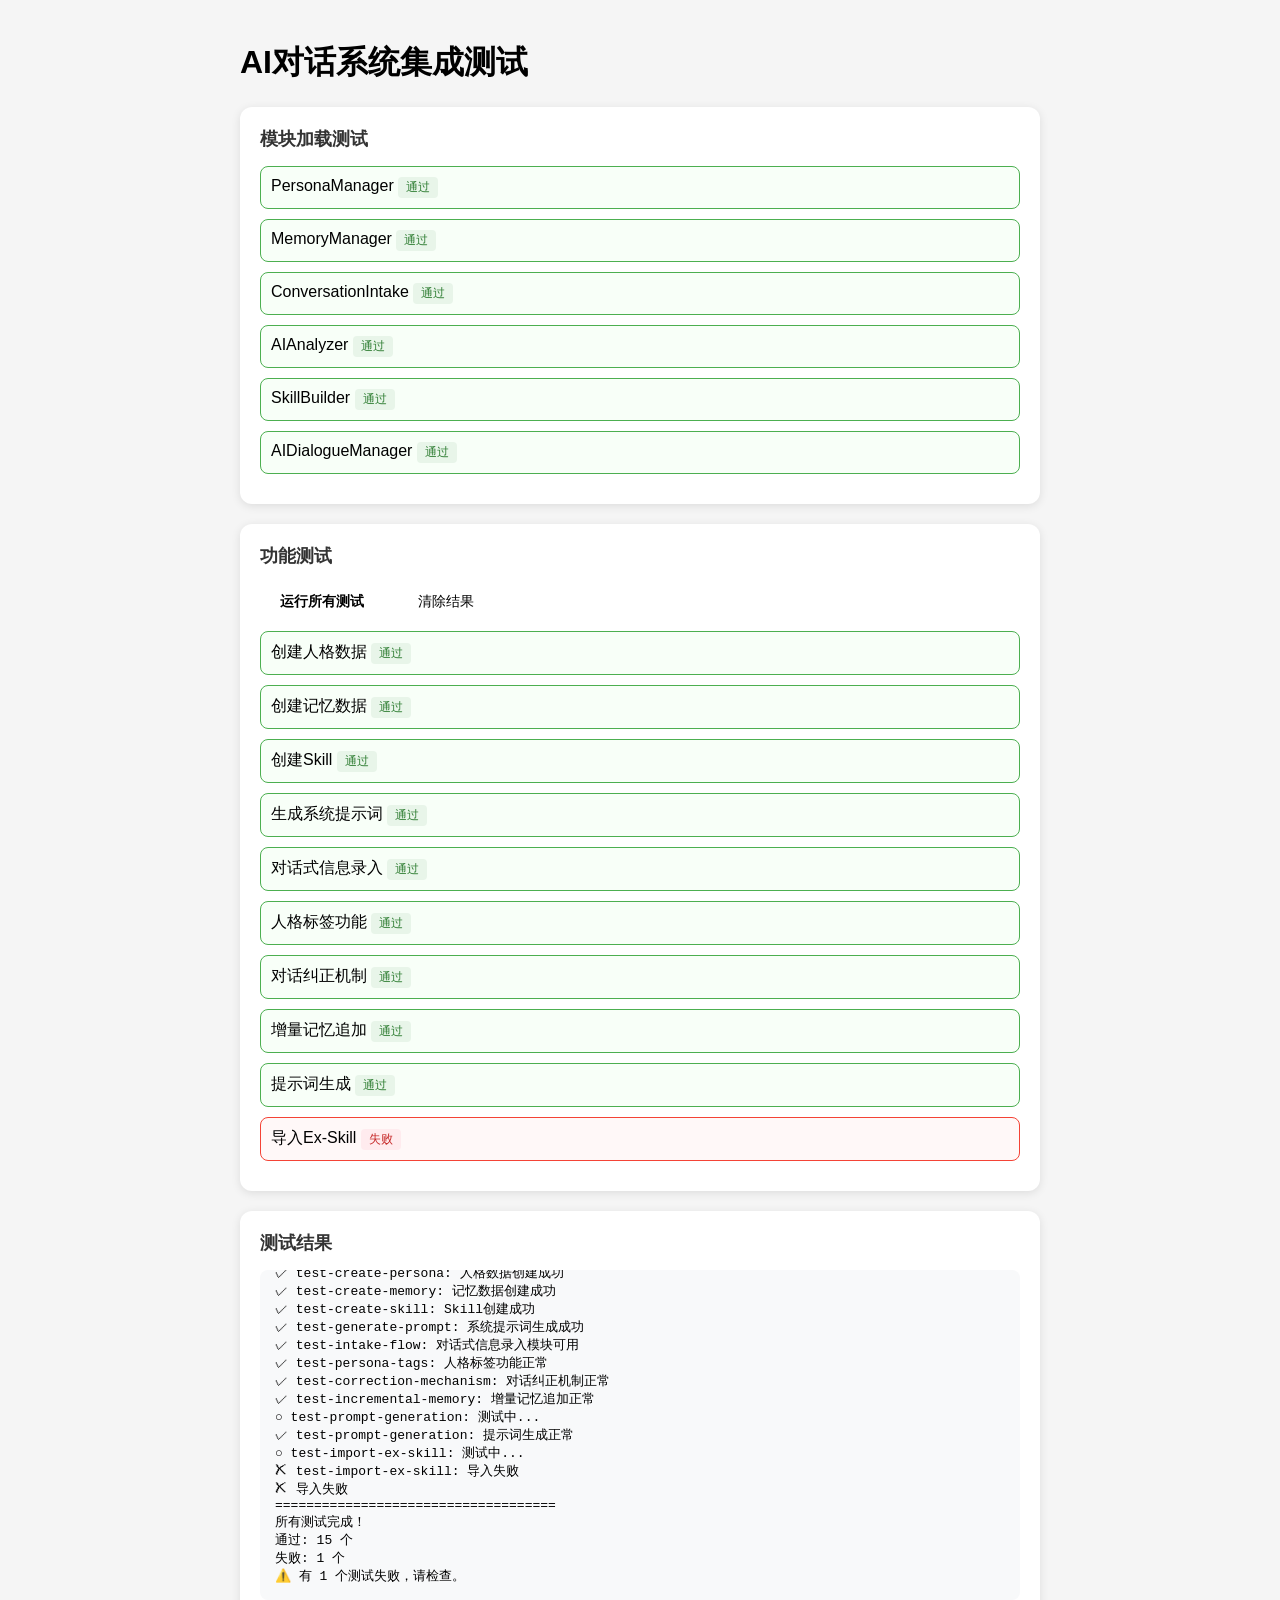
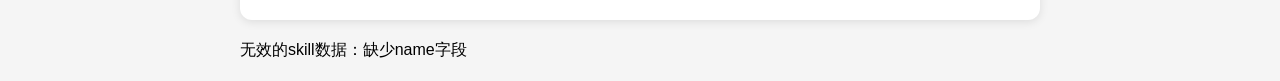
<file: test-ai-dialogue.html>
<!DOCTYPE html>
<html lang="zh-CN">
<head>
    <meta charset="UTF-8">
    <meta name="viewport" content="width=device-width, initial-scale=1.0">
    <title>AI对话系统测试</title>
    <style>
        body {
            font-family: -apple-system, BlinkMacSystemFont, 'Segoe UI', Roboto, sans-serif;
            max-width: 800px;
            margin: 0 auto;
            padding: 20px;
            background: #f5f5f5;
        }
        .test-container {
            background: white;
            border-radius: 12px;
            padding: 20px;
            box-shadow: 0 2px 10px rgba(0,0,0,0.1);
            margin-bottom: 20px;
        }
        .test-title {
            font-size: 18px;
            font-weight: 600;
            margin-bottom: 15px;
            color: #333;
        }
        .test-item {
            padding: 10px;
            border: 1px solid #eee;
            border-radius: 8px;
            margin-bottom: 10px;
            background: #fafafa;
        }
        .test-item.success {
            border-color: #4CAF50;
            background: #f8fff8;
        }
        .test-item.error {
            border-color: #f44336;
            background: #fff8f8;
        }
        .test-item.pending {
            border-color: #FF9800;
            background: #fff8f0;
        }
        .btn {
            padding: 10px 20px;
            border: none;
            border-radius: 8px;
            font-size: 14px;
            font-weight: 500;
            cursor: pointer;
            margin-right: 10px;
            margin-bottom: 10px;
        }
        .btn-primary {
            background: #FF6B6B;
            color: white;
        }
        .btn-secondary {
            background: #f0f0f0;
            color: #333;
        }
        .btn-success {
            background: #4CAF50;
            color: white;
        }
        .result-area {
            background: #f8f9fa;
            border-radius: 8px;
            padding: 15px;
            margin-top: 15px;
            font-family: monospace;
            font-size: 13px;
            white-space: pre-wrap;
            max-height: 300px;
            overflow-y: auto;
        }
        .status {
            display: inline-block;
            padding: 2px 8px;
            border-radius: 4px;
            font-size: 12px;
            font-weight: 500;
        }
        .status.success {
            background: #e8f5e9;
            color: #2e7d32;
        }
        .status.error {
            background: #ffebee;
            color: #c62828;
        }
        .status.pending {
            background: #fff3e0;
            color: #ef6c00;
        }
    </style>
</head>
<body>
    <h1>AI对话系统集成测试</h1>
    
    <div class="test-container">
        <div class="test-title">模块加载测试</div>
        <div id="module-tests">
            <div class="test-item pending" id="test-persona-manager">
                <span>PersonaManager</span>
                <span class="status pending">待测试</span>
            </div>
            <div class="test-item pending" id="test-memory-manager">
                <span>MemoryManager</span>
                <span class="status pending">待测试</span>
            </div>
            <div class="test-item pending" id="test-conversation-intake">
                <span>ConversationIntake</span>
                <span class="status pending">待测试</span>
            </div>
            <div class="test-item pending" id="test-ai-analyzer">
                <span>AIAnalyzer</span>
                <span class="status pending">待测试</span>
            </div>
            <div class="test-item pending" id="test-skill-builder">
                <span>SkillBuilder</span>
                <span class="status pending">待测试</span>
            </div>
            <div class="test-item pending" id="test-ai-dialogue-manager">
                <span>AIDialogueManager</span>
                <span class="status pending">待测试</span>
            </div>
        </div>
    </div>

    <div class="test-container">
        <div class="test-title">功能测试</div>
        <button class="btn btn-primary" onclick="testAll()">运行所有测试</button>
        <button class="btn btn-secondary" onclick="clearResults()">清除结果</button>
        
        <div id="test-results">
            <div class="test-item pending" id="test-create-persona">
                <span>创建人格数据</span>
                <span class="status pending">待测试</span>
            </div>
            <div class="test-item pending" id="test-create-memory">
                <span>创建记忆数据</span>
                <span class="status pending">待测试</span>
            </div>
            <div class="test-item pending" id="test-create-skill">
                <span>创建Skill</span>
                <span class="status pending">待测试</span>
            </div>
            <div class="test-item pending" id="test-generate-prompt">
                <span>生成系统提示词</span>
                <span class="status pending">待测试</span>
            </div>
            <div class="test-item pending" id="test-intake-flow">
                <span>对话式信息录入</span>
                <span class="status pending">待测试</span>
            </div>
            <div class="test-item pending" id="test-persona-tags">
                <span>人格标签功能</span>
                <span class="status pending">待测试</span>
            </div>
            <div class="test-item pending" id="test-correction-mechanism">
                <span>对话纠正机制</span>
                <span class="status pending">待测试</span>
            </div>
            <div class="test-item pending" id="test-incremental-memory">
                <span>增量记忆追加</span>
                <span class="status pending">待测试</span>
            </div>
            <div class="test-item pending" id="test-prompt-generation">
                <span>提示词生成</span>
                <span class="status pending">待测试</span>
            </div>
            <div class="test-item pending" id="test-import-ex-skill">
                <span>导入Ex-Skill</span>
                <span class="status pending">待测试</span>
            </div>
        </div>
    </div>

    <div class="test-container">
        <div class="test-title">测试结果</div>
        <div class="result-area" id="result-output">点击"运行所有测试"开始测试...</div>
    </div>

    <!-- 加载所有模块 -->
    <script src="js/config.js"></script>
    <script src="js/utils.js"></script>
    <script src="js/backup-engine.js"></script>
    <script src="js/state.js"></script>
    <script src="js/ai-service.js"></script>
    <script src="js/persona-manager.js"></script>
    <script src="js/memory-manager.js"></script>
    <script src="js/conversation-intake.js"></script>
    <script src="js/ai-analyzer.js"></script>
    <script src="js/skill-builder.js"></script>
    <script src="js/features.js"></script>

    <script>
        // 测试结果收集
        var testResults = [];
        
        // 更新测试状态
        function updateTestStatus(testId, status, message) {
            var element = document.getElementById(testId);
            if (element) {
                element.className = 'test-item ' + status;
                var statusSpan = element.querySelector('.status');
                if (statusSpan) {
                    statusSpan.className = 'status ' + status;
                    statusSpan.textContent = status === 'success' ? '通过' : status === 'error' ? '失败' : '待测试';
                }
            }
            
            // 记录结果
            testResults.push({
                test: testId,
                status: status,
                message: message,
                timestamp: new Date().toISOString()
            });
            
            // 更新结果输出
            updateResultOutput();
        }
        
        // 更新结果输出
        function updateResultOutput() {
            var output = document.getElementById('result-output');
            if (output) {
                var text = '测试结果:\n';
                testResults.forEach(function(result) {
                    var statusIcon = result.status === 'success' ? '✓' : result.status === 'error' ? '✗' : '○';
                    text += statusIcon + ' ' + result.test + ': ' + (result.message || result.status) + '\n';
                });
                output.textContent = text;
            }
        }
        
        // 测试模块加载
        function testModuleLoading() {
            log('开始测试模块加载...');
            
            // 测试PersonaManager
            if (typeof PersonaManager !== 'undefined') {
                updateTestStatus('test-persona-manager', 'success', 'PersonaManager已加载');
                log('✓ PersonaManager已加载');
            } else {
                updateTestStatus('test-persona-manager', 'error', 'PersonaManager未加载');
                log('✗ PersonaManager未加载');
            }
            
            // 测试MemoryManager
            if (typeof MemoryManager !== 'undefined') {
                updateTestStatus('test-memory-manager', 'success', 'MemoryManager已加载');
                log('✓ MemoryManager已加载');
            } else {
                updateTestStatus('test-memory-manager', 'error', 'MemoryManager未加载');
                log('✗ MemoryManager未加载');
            }
            
            // 测试ConversationIntake
            if (typeof ConversationIntake !== 'undefined') {
                updateTestStatus('test-conversation-intake', 'success', 'ConversationIntake已加载');
                log('✓ ConversationIntake已加载');
            } else {
                updateTestStatus('test-conversation-intake', 'error', 'ConversationIntake未加载');
                log('✗ ConversationIntake未加载');
            }
            
            // 测试AIAnalyzer
            if (typeof AIAnalyzer !== 'undefined') {
                updateTestStatus('test-ai-analyzer', 'success', 'AIAnalyzer已加载');
                log('✓ AIAnalyzer已加载');
            } else {
                updateTestStatus('test-ai-analyzer', 'error', 'AIAnalyzer未加载');
                log('✗ AIAnalyzer未加载');
            }
            
            // 测试SkillBuilder
            if (typeof SkillBuilder !== 'undefined') {
                updateTestStatus('test-skill-builder', 'success', 'SkillBuilder已加载');
                log('✓ SkillBuilder已加载');
            } else {
                updateTestStatus('test-skill-builder', 'error', 'SkillBuilder未加载');
                log('✗ SkillBuilder未加载');
            }
            
            // 测试AIDialogueManager
            if (typeof AIDialogueManager !== 'undefined') {
                updateTestStatus('test-ai-dialogue-manager', 'success', 'AIDialogueManager已加载');
                log('✓ AIDialogueManager已加载');
            } else {
                updateTestStatus('test-ai-dialogue-manager', 'error', 'AIDialogueManager未加载');
                log('✗ AIDialogueManager未加载');
            }
        }
        
        // 测试创建人格数据
        function testCreatePersona() {
            log('测试创建人格数据...');
            
            try {
                var persona = PersonaManager.create('测试用户', {
                    identity: {
                        name: '测试用户',
                        age: '25',
                        occupation: '程序员'
                    },
                    speaking_style: {
                        language_habits: ['说话温柔', '喜欢用表情'],
                        common_phrases: ['嗯嗯', '好的']
                    }
                });
                
                if (persona && persona.identity.name === '测试用户') {
                    updateTestStatus('test-create-persona', 'success', '人格数据创建成功');
                    log('✓ 人格数据创建成功');
                    return true;
                } else {
                    updateTestStatus('test-create-persona', 'error', '人格数据创建失败');
                    log('✗ 人格数据创建失败');
                    return false;
                }
            } catch (e) {
                updateTestStatus('test-create-persona', 'error', '创建人格数据时出错: ' + e.message);
                log('✗ 创建人格数据时出错: ' + e.message);
                return false;
            }
        }
        
        // 测试创建记忆数据
        function testCreateMemory() {
            log('测试创建记忆数据...');
            
            try {
                var memory = MemoryManager.create('测试用户', {
                    timeline: {
                        first_met: '2022-01-01',
                        relationship_start: '2022-06-01'
                    },
                    shared_experiences: {
                        places_visited: ['北京', '上海'],
                        inside_jokes: ['测试笑话']
                    }
                });
                
                if (memory && memory.timeline.first_met === '2022-01-01') {
                    updateTestStatus('test-create-memory', 'success', '记忆数据创建成功');
                    log('✓ 记忆数据创建成功');
                    return true;
                } else {
                    updateTestStatus('test-create-memory', 'error', '记忆数据创建失败');
                    log('✗ 记忆数据创建失败');
                    return false;
                }
            } catch (e) {
                updateTestStatus('test-create-memory', 'error', '创建记忆数据时出错: ' + e.message);
                log('✗ 创建记忆数据时出错: ' + e.message);
                return false;
            }
        }
        
        // 测试创建Skill
        function testCreateSkill() {
            log('测试创建Skill...');
            
            try {
                var persona = PersonaManager.get('测试用户');
                var memory = MemoryManager.get('测试用户');
                
                var skill = SkillBuilder.create('测试用户', persona, memory, {
                    response_length: 'medium',
                    emotional_depth: 'high'
                });
                
                if (skill && skill.name === '测试用户') {
                    updateTestStatus('test-create-skill', 'success', 'Skill创建成功');
                    log('✓ Skill创建成功');
                    return true;
                } else {
                    updateTestStatus('test-create-skill', 'error', 'Skill创建失败');
                    log('✗ Skill创建失败');
                    return false;
                }
            } catch (e) {
                updateTestStatus('test-create-skill', 'error', '创建Skill时出错: ' + e.message);
                log('✗ 创建Skill时出错: ' + e.message);
                return false;
            }
        }
        
        // 测试生成系统提示词
        function testGeneratePrompt() {
            log('测试生成系统提示词...');
            
            try {
                var prompt = SkillBuilder.generateSystemPrompt('测试用户', '我');
                
                if (prompt && prompt.length > 0 && prompt.includes('测试用户')) {
                    updateTestStatus('test-generate-prompt', 'success', '系统提示词生成成功');
                    log('✓ 系统提示词生成成功');
                    log('提示词预览: ' + prompt.substring(0, 100) + '...');
                    return true;
                } else {
                    updateTestStatus('test-generate-prompt', 'error', '系统提示词生成失败');
                    log('✗ 系统提示词生成失败');
                    return false;
                }
            } catch (e) {
                updateTestStatus('test-generate-prompt', 'error', '生成系统提示词时出错: ' + e.message);
                log('✗ 生成系统提示词时出错: ' + e.message);
                return false;
            }
        }
        
        // 测试对话式信息录入
        function testIntakeFlow() {
            log('测试对话式信息录入...');
            
            try {
                if (typeof ConversationIntake !== 'undefined') {
                    updateTestStatus('test-intake-flow', 'success', '对话式信息录入模块可用');
                    log('✓ 对话式信息录入模块可用');
                    return true;
                } else {
                    updateTestStatus('test-intake-flow', 'error', '对话式信息录入模块不可用');
                    log('✗ 对话式信息录入模块不可用');
                    return false;
                }
            } catch (e) {
                updateTestStatus('test-intake-flow', 'error', '测试对话式信息录入时出错: ' + e.message);
                log('✗ 测试对话式信息录入时出错: ' + e.message);
                return false;
            }
        }
        
        // 测试人格标签功能
        function testPersonaTags() {
            log('测试人格标签功能...');
            
            try {
                // 测试标签常量是否可用
                if (typeof PersonaManager.LOVE_LANGUAGES === 'undefined' ||
                    typeof PersonaManager.ZODIAC_SIGNS === 'undefined' ||
                    typeof PersonaManager.MBTI_TYPES === 'undefined' ||
                    typeof PersonaManager.PERSONALITY_TAGS === 'undefined') {
                    updateTestStatus('test-persona-tags', 'error', '标签常量未定义');
                    log('✗ 标签常量未定义');
                    return false;
                }
                
                // 创建带标签的人格数据
                var persona = PersonaManager.create('标签测试用户', {
                    identity: { name: '标签测试用户' },
                    persona_tags: {
                        love_languages: ['words_of_affirmation', 'quality_time'],
                        zodiac: 'leo',
                        mbti: 'ENFP',
                        personality_tags: ['romantic', 'optimistic']
                    }
                });
                
                // 验证标签数据是否正确保存
                if (persona.persona_tags &&
                    persona.persona_tags.love_languages.length === 2 &&
                    persona.persona_tags.zodiac === 'leo' &&
                    persona.persona_tags.mbti === 'ENFP' &&
                    persona.persona_tags.personality_tags.length === 2) {
                    
                    // 测试生成系统提示词是否包含标签信息
                    var prompt = PersonaManager.generateSystemPrompt('标签测试用户', '我');
                    if (prompt && prompt.includes('爱的语言') && prompt.includes('狮子座')) {
                        updateTestStatus('test-persona-tags', 'success', '人格标签功能正常');
                        log('✓ 人格标签功能正常');
                        return true;
                    } else {
                        updateTestStatus('test-persona-tags', 'error', '系统提示词未包含标签信息');
                        log('✗ 系统提示词未包含标签信息');
                        return false;
                    }
                } else {
                    updateTestStatus('test-persona-tags', 'error', '标签数据保存失败');
                    log('✗ 标签数据保存失败');
                    return false;
                }
            } catch (e) {
                updateTestStatus('test-persona-tags', 'error', '测试人格标签时出错: ' + e.message);
                log('✗ 测试人格标签时出错: ' + e.message);
                return false;
            }
        }
        
        // 测试对话纠正机制
        function testCorrectionMechanism() {
            log('测试对话纠正机制...');
            
            try {
                // 测试纠正函数是否可用
                if (typeof SkillBuilder.addCorrection !== 'function' ||
                    typeof SkillBuilder.getCorrections !== 'function' ||
                    typeof SkillBuilder.clearCorrections !== 'function') {
                    updateTestStatus('test-correction-mechanism', 'error', '纠正函数未定义');
                    log('✗ 纠正函数未定义');
                    return false;
                }
                
                // 创建测试Skill
                var persona = PersonaManager.get('测试用户');
                var memory = MemoryManager.get('测试用户');
                var skill = SkillBuilder.create('纠正测试用户', persona, memory);
                
                // 添加纠正记录
                var correctionResult = SkillBuilder.addCorrection('纠正测试用户', {
                    context: '今天天气怎么样？',
                    original_response: '今天天气很好，阳光明媚。',
                    corrected_response: '今天天气一般般，有点阴。',
                    reason: '说话风格更消极'
                });
                
                if (!correctionResult) {
                    updateTestStatus('test-correction-mechanism', 'error', '添加纠正记录失败');
                    log('✗ 添加纠正记录失败');
                    return false;
                }
                
                // 获取纠正记录
                var corrections = SkillBuilder.getCorrections('纠正测试用户');
                if (corrections.length !== 1 || corrections[0].context !== '今天天气怎么样？') {
                    updateTestStatus('test-correction-mechanism', 'error', '获取纠正记录失败');
                    log('✗ 获取纠正记录失败');
                    return false;
                }
                
                // 测试系统提示词是否包含纠正信息
                var prompt = SkillBuilder.generateSystemPrompt('纠正测试用户', '我');
                if (prompt && prompt.includes('重要纠正') && prompt.includes('今天天气一般般')) {
                    updateTestStatus('test-correction-mechanism', 'success', '对话纠正机制正常');
                    log('✓ 对话纠正机制正常');
                    
                    // 清理测试数据
                    SkillBuilder.clearCorrections('纠正测试用户');
                    return true;
                } else {
                    updateTestStatus('test-correction-mechanism', 'error', '系统提示词未包含纠正信息');
                    log('✗ 系统提示词未包含纠正信息');
                    return false;
                }
            } catch (e) {
                updateTestStatus('test-correction-mechanism', 'error', '测试对话纠正时出错: ' + e.message);
                log('✗ 测试对话纠正时出错: ' + e.message);
                return false;
            }
        }
        
        // 测试增量记忆追加
        function testIncrementalMemory() {
            log('测试增量记忆追加...');
            
            try {
                // 测试增量追加函数是否可用
                if (typeof MemoryManager.appendMemory !== 'function' ||
                    typeof MemoryManager.appendEntries !== 'function') {
                    updateTestStatus('test-incremental-memory', 'error', '增量追加函数未定义');
                    log('✗ 增量追加函数未定义');
                    return false;
                }
                
                // 创建测试记忆数据
                var memory = MemoryManager.create('增量测试用户', {
                    shared_experiences: {
                        places_visited: ['北京', '上海'],
                        inside_jokes: ['笑话1']
                    }
                });
                
                // 增量追加记忆
                var appendResult = MemoryManager.appendMemory('增量测试用户', {
                    shared_experiences: {
                        places_visited: ['广州', '深圳'],  // 新增地点
                        inside_jokes: ['笑话2', '笑话3']   // 新增笑话
                    }
                });
                
                if (!appendResult) {
                    updateTestStatus('test-incremental-memory', 'error', '增量追加失败');
                    log('✗ 增量追加失败');
                    return false;
                }
                
                // 验证数据是否正确合并（去重）
                var updatedMemory = MemoryManager.get('增量测试用户');
                var places = updatedMemory.shared_experiences.places_visited;
                var jokes = updatedMemory.shared_experiences.inside_jokes;
                
                // 检查地点是否合并（应该有4个：北京、上海、广州、深圳）
                if (places.length !== 4 || !places.includes('广州') || !places.includes('深圳')) {
                    updateTestStatus('test-incremental-memory', 'error', '地点数据合并失败');
                    log('✗ 地点数据合并失败，当前地点：' + places.join('、'));
                    return false;
                }
                
                // 检查笑话是否合并（应该有3个：笑话1、笑话2、笑话3）
                if (jokes.length !== 3 || !jokes.includes('笑话2') || !jokes.includes('笑话3')) {
                    updateTestStatus('test-incremental-memory', 'error', '笑话数据合并失败');
                    log('✗ 笑话数据合并失败，当前笑话：' + jokes.join('、'));
                    return false;
                }
                
                // 测试appendEntries函数
                var appendEntriesResult = MemoryManager.appendEntries('增量测试用户', 'shared_experiences', 'places_visited', ['杭州', '南京']);
                
                if (!appendEntriesResult) {
                    updateTestStatus('test-incremental-memory', 'error', '批量追加失败');
                    log('✗ 批量追加失败');
                    return false;
                }
                
                // 验证批量追加结果
                var finalMemory = MemoryManager.get('增量测试用户');
                var finalPlaces = finalMemory.shared_experiences.places_visited;
                
                if (finalPlaces.length !== 6 || !finalPlaces.includes('杭州') || !finalPlaces.includes('南京')) {
                    updateTestStatus('test-incremental-memory', 'error', '批量追加验证失败');
                    log('✗ 批量追加验证失败，当前地点：' + finalPlaces.join('、'));
                    return false;
                }
                
                updateTestStatus('test-incremental-memory', 'success', '增量记忆追加正常');
                log('✓ 增量记忆追加正常');
                return true;
            } catch (e) {
                updateTestStatus('test-incremental-memory', 'error', '测试增量记忆时出错: ' + e.message);
                log('✗ 测试增量记忆时出错: ' + e.message);
                return false;
            }
        }
        
        // 测试提示词生成
        function testPromptGeneration() {
            try {
                updateTestStatus('test-prompt-generation', 'pending', '测试中...');
                log('\n--- 测试提示词生成 ---');
                
                // 创建测试数据
                var testPersona = {
                    identity: {
                        name: '测试用户',
                        age: '25',
                        gender: '女',
                        occupation: '程序员',
                        location: '北京',
                        mbti: 'INFP',
                        zodiac: '天秤座',
                        relationship_to_user: '女朋友',
                        relationship_duration: '2年'
                    },
                    hard_rules: {
                        core_identity: '一个刀子嘴豆腐心的人',
                        forbidden_behaviors: ['主动道歉', '说软话'],
                        absolute_traits: ['说话直接', '不喜欢拐弯抹角']
                    },
                    speaking_style: {
                        language_habits: ['喜欢用"~"结尾', '经常发语音'],
                        punctuation_style: '很少用标点',
                        emoji_usage: '喜欢用表情包',
                        message_length: '短消息为主',
                        common_phrases: ['嗯嗯', '好的吧', '随便你'],
                        forbidden_phrases: ['亲爱的', '宝贝']
                    },
                    emotional_pattern: {
                        attachment_type: '焦虑型',
                        emotional_expressions: {
                            love: '会默默关心，但不会直接说',
                            anger: '沉默不语，已读不回',
                            happiness: '话变多，会分享日常',
                            sadness: '需要安慰，但会说"没事"'
                        },
                        emotional_triggers: ['被忽视', '不被理解']
                    },
                    relationship_behavior: {
                        role_in_relationship: '需要被照顾的一方',
                        boundary_level: '中等',
                        possessiveness: '较高',
                        conflict_resolution: '冷战后等对方主动'
                    },
                    persona_tags: {
                        love_languages: ['quality_time', 'words_of_affirmation'],
                        zodiac: 'libra',
                        mbti: 'INFP',
                        personality_tags: ['tough_love', 'clingy']
                    }
                };
                
                // 测试SkillBuilder的generateSystemPrompt
                if (window.SkillBuilder) {
                    // 创建测试Skill
                    window.SkillBuilder.create('提示词测试用户', testPersona, {}, {});
                    
                    // 生成系统提示词
                    var prompt = window.SkillBuilder.generateSystemPrompt('提示词测试用户', '用户');
                    
                    if (!prompt) {
                        updateTestStatus('test-prompt-generation', 'error', '提示词生成失败');
                        log('✗ 提示词生成失败');
                        return false;
                    }
                    
                    // 验证提示词包含关键部分
                    var requiredParts = [
                        '硬规则',
                        '身份信息',
                        '说话风格',
                        '情感模式',
                        '关系行为',
                        '人格标签',
                        '对话指令'
                    ];
                    
                    var missingParts = [];
                    requiredParts.forEach(function(part) {
                        if (prompt.indexOf(part) === -1) {
                            missingParts.push(part);
                        }
                    });
                    
                    if (missingParts.length > 0) {
                        updateTestStatus('test-prompt-generation', 'error', '提示词缺少关键部分: ' + missingParts.join('、'));
                        log('✗ 提示词缺少关键部分: ' + missingParts.join('、'));
                        return false;
                    }
                    
                    // 验证标签翻译
                    var tagTranslations = [
                        '喜欢一起做事、聊天', // quality_time
                        '喜欢用言语表达爱意', // words_of_affirmation
                        '说话语气硬，但行为上会默默关心', // tough_love
                        '高频联系，时刻想知道对方在干嘛' // clingy
                    ];
                    
                    var missingTranslations = [];
                    tagTranslations.forEach(function(translation) {
                        if (prompt.indexOf(translation) === -1) {
                            missingTranslations.push(translation);
                        }
                    });
                    
                    if (missingTranslations.length > 0) {
                        updateTestStatus('test-prompt-generation', 'error', '标签翻译缺失: ' + missingTranslations.join('、'));
                        log('✗ 标签翻译缺失: ' + missingTranslations.join('、'));
                        return false;
                    }
                    
                    updateTestStatus('test-prompt-generation', 'success', '提示词生成正常');
                    log('✓ 提示词生成正常');
                    log('提示词长度: ' + prompt.length + ' 字符');
                    log('\n========== 生成的提示词 ==========');
                    log(prompt);
                    log('====================================\n');
                    return true;
                } else {
                    updateTestStatus('test-prompt-generation', 'error', 'SkillBuilder未加载');
                    log('✗ SkillBuilder未加载');
                    return false;
                }
            } catch (e) {
                updateTestStatus('test-prompt-generation', 'error', '测试提示词生成时出错: ' + e.message);
                log('✗ 测试提示词生成时出错: ' + e.message);
                return false;
            }
        }
        
        // 测试导入ex-skill
        function testImportExSkill() {
            try {
                updateTestStatus('test-import-ex-skill', 'pending', '测试中...');
                log('\n--- 测试导入ex-skill ---');
                
                // 检查AIDialogueManager是否可用
                if (!window.AIDialogueManager) {
                    updateTestStatus('test-import-ex-skill', 'error', 'AIDialogueManager未加载');
                    log('✗ AIDialogueManager未加载');
                    return false;
                }
                
                // 检查SkillBuilder是否可用
                if (!window.SkillBuilder) {
                    updateTestStatus('test-import-ex-skill', 'error', 'SkillBuilder未加载');
                    log('✗ SkillBuilder未加载');
                    return false;
                }
                
                // 实际的郑惠欣skill数据（直接是meta对象格式）
                var zhenghuixinSkillData = {
                    name: "郑惠欣",
                    slug: "zhenghuixin",
                    created_at: "2026-04-11T23:19:36+08:00",
                    updated_at: "2026-04-11T23:22:00+08:00",
                    version: "v2",
                    profile: {
                        relationship: "初恋，已结束",
                        together_duration: "初中分分合合两年，高考后暧昧一个暑假",
                        apart_since: "2025年8月底实质结束，2025年10月2日最后一次有意义互动",
                        occupation: "大一学生（大专，厦门），专业未知",
                        your_occupation: "大一学生（本科，郑州，计算机科学与技术）",
                        gender: "女",
                        mbti: "ISFJ",
                        zodiac: "处女座",
                        height: "约150cm",
                        hair: "最近及肩短发",
                        family: "姐姐、弟弟（今年初三）、舅舅、舅妈"
                    },
                    tags: {
                        personality: [
                            "擅长逗人开心",
                            "外表嘻嘻哈哈",
                            "嘴硬心软",
                            "内心有失落悲伤",
                            "别扭地表达关心"
                        ],
                        attachment_style: "安全型偏回避",
                        love_language: "陪伴、调侃、细节在意"
                    },
                    impression: "她会陪你聊到天亮，但不会直接说想你。她会吐槽你、嫌弃你、欲擒故纵，但在你难受的时候又不会真正丢下你。她不止是初恋，更像青春期照亮过你的一座灯塔。真正难受的不是失恋本身，而是像错过了本来可能抓住的机会。",
                    memory_sources: [
                        {
                            type: "wechat_chat",
                            file: "C:\\Users\\lenovo\\Downloads\\语料.txt",
                            period: "2025-06-16 至 2025-10-02"
                        }
                    ],
                    corrections_count: 1
                };
                
                // 测试导入
                var result = window.AIDialogueManager.importExSkill(zhenghuixinSkillData);
                
                if (!result) {
                    updateTestStatus('test-import-ex-skill', 'error', '导入失败');
                    log('✗ 导入失败');
                    return false;
                }
                
                // 验证导入结果
                var skill = window.SkillBuilder.get('郑惠欣');
                if (!skill) {
                    updateTestStatus('test-import-ex-skill', 'error', 'Skill未创建');
                    log('✗ Skill未创建');
                    return false;
                }
                
                // 验证人格数据
                if (!skill.persona || !skill.persona.identity) {
                    updateTestStatus('test-import-ex-skill', 'error', '人格数据缺失');
                    log('✗ 人格数据缺失');
                    return false;
                }
                
                // 验证记忆数据
                if (!skill.memory) {
                    updateTestStatus('test-import-ex-skill', 'error', '记忆数据缺失');
                    log('✗ 记忆数据缺失');
                    return false;
                }
                
                // 验证关键数据
                var identity = skill.persona.identity;
                if (identity.name !== '郑惠欣') {
                    updateTestStatus('test-import-ex-skill', 'error', '姓名不匹配');
                    log('✗ 姓名不匹配: ' + identity.name);
                    return false;
                }
                
                if (identity.mbti !== 'ISFJ') {
                    updateTestStatus('test-import-ex-skill', 'error', 'MBTI不匹配');
                    log('✗ MBTI不匹配: ' + identity.mbti);
                    return false;
                }
                
                if (identity.zodiac !== '处女座') {
                    updateTestStatus('test-import-ex-skill', 'error', '星座不匹配');
                    log('✗ 星座不匹配: ' + identity.zodiac);
                    return false;
                }
                
                updateTestStatus('test-import-ex-skill', 'success', '导入成功');
                log('✓ 导入成功');
                log('Skill名称: ' + skill.name);
                log('人格数据:');
                log('  - 姓名: ' + identity.name);
                log('  - 性别: ' + identity.gender);
                log('  - MBTI: ' + identity.mbti);
                log('  - 星座: ' + identity.zodiac);
                log('  - 关系: ' + identity.relationship_to_user);
                log('  - 在一起时长: ' + identity.relationship_duration);
                log('记忆数据: ' + (skill.memory ? '已导入' : '缺失'));
                return true;
            } catch (e) {
                updateTestStatus('test-import-ex-skill', 'error', '测试导入时出错: ' + e.message);
                log('✗ 测试导入时出错: ' + e.message);
                return false;
            }
        }
        
        // 运行所有测试
        function testAll() {
            log('开始运行所有测试...');
            log('====================================');
            
            // 清除之前的结果
            testResults = [];
            
            // 测试模块加载
            testModuleLoading();
            
            log('====================================');
            
            // 测试功能
            testCreatePersona();
            testCreateMemory();
            testCreateSkill();
            testGeneratePrompt();
            testIntakeFlow();
            testPersonaTags();
            testCorrectionMechanism();
            testIncrementalMemory();
            testPromptGeneration();
            testImportExSkill();
            
            log('====================================');
            log('所有测试完成！');
            
            // 统计结果
            var successCount = testResults.filter(function(r) { return r.status === 'success'; }).length;
            var errorCount = testResults.filter(function(r) { return r.status === 'error'; }).length;
            
            log('通过: ' + successCount + ' 个');
            log('失败: ' + errorCount + ' 个');
            
            if (errorCount === 0) {
                log('🎉 所有测试通过！');
            } else {
                log('⚠️ 有 ' + errorCount + ' 个测试失败，请检查。');
            }
        }
        
        // 清除结果
        function clearResults() {
            testResults = [];
            var output = document.getElementById('result-output');
            if (output) {
                output.textContent = '点击"运行所有测试"开始测试...';
            }
            
            // 重置所有测试状态
            var testItems = document.querySelectorAll('.test-item');
            testItems.forEach(function(item) {
                item.className = 'test-item pending';
                var statusSpan = item.querySelector('.status');
                if (statusSpan) {
                    statusSpan.className = 'status pending';
                    statusSpan.textContent = '待测试';
                }
            });
        }
        
        // 日志输出
        function log(message) {
            console.log(message);
            var output = document.getElementById('result-output');
            if (output) {
                output.textContent += message + '\n';
                output.scrollTop = output.scrollHeight;
            }
        }
        
        // 页面加载完成后自动运行测试
        window.addEventListener('load', function() {
            log('页面加载完成，准备运行测试...');
            setTimeout(function() {
                testAll();
            }, 1000);
        });
    </script>
</body>
</html>
</file>
